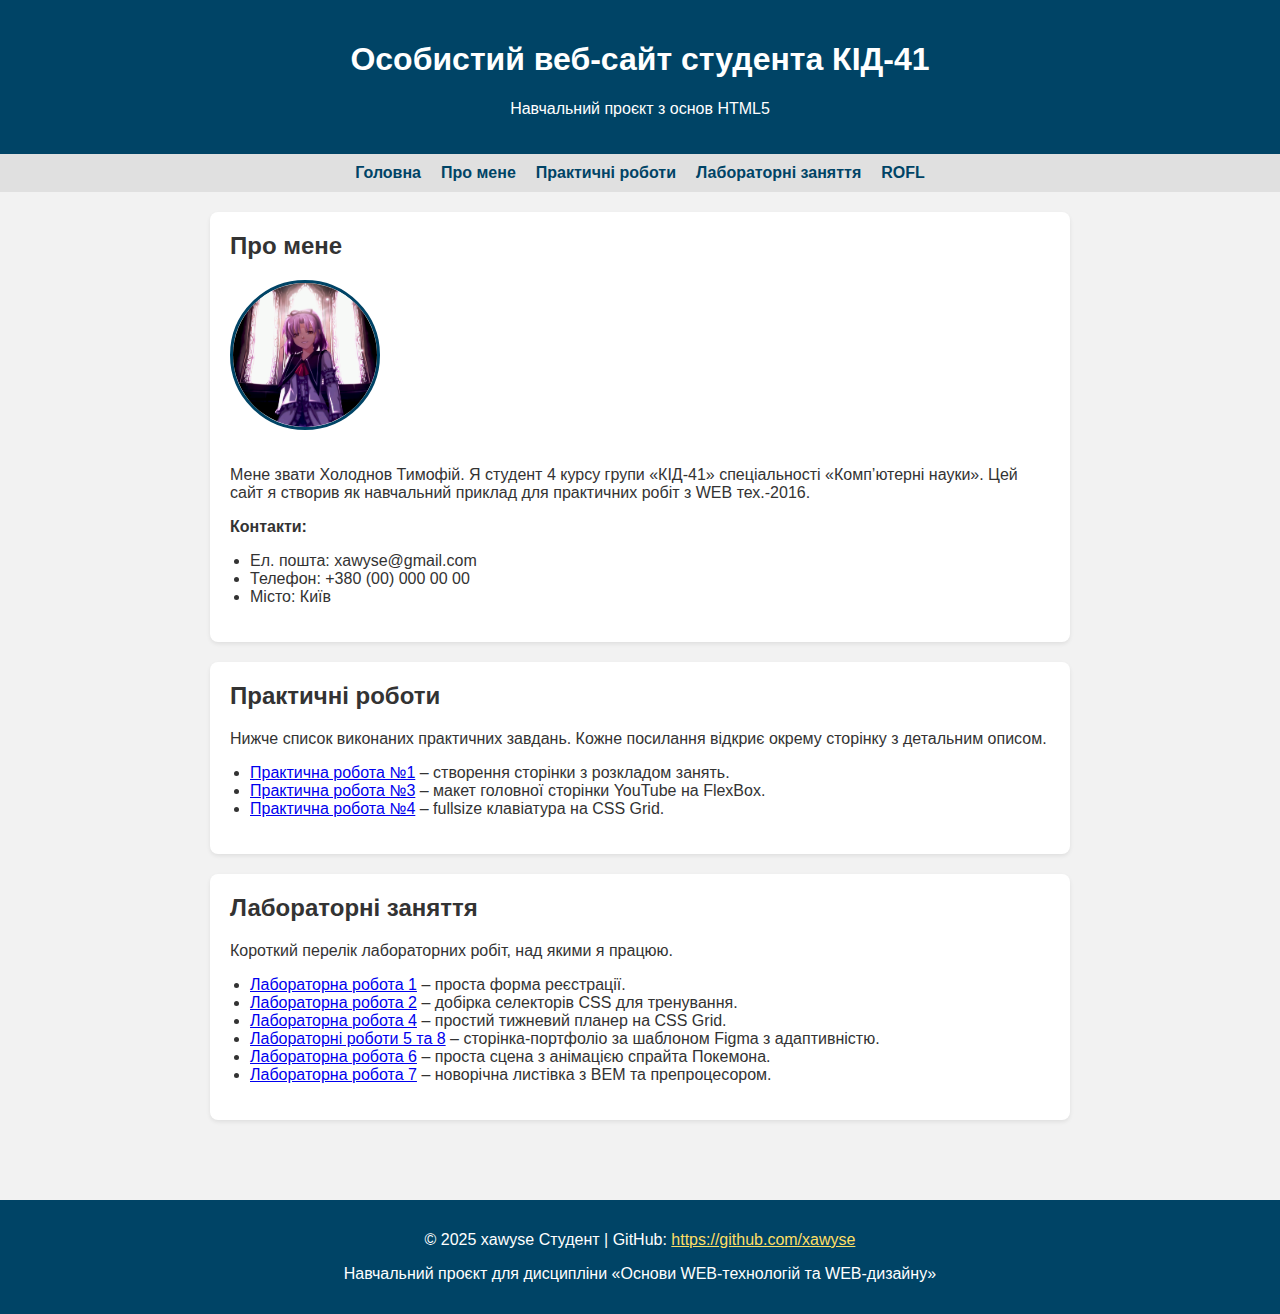
<file: index.html>
<!DOCTYPE html>
<html lang="uk">
<head>
    <meta charset="UTF-8">
    <meta name="viewport" content="width=device-width, initial-scale=1.0">
    <title>Особистий веб-сайт Студента</title>
    <link rel="stylesheet" href="assets/css/style.css">
</head>
<body>
    <header>
        <h1>Особистий веб-сайт студента КІД-41</h1>
        <p>Навчальний проєкт з основ HTML5</p>
    </header>

    <nav>
        <ul>
            <li><a href="index.html">Головна</a></li>
            <li><a href="pages/about.html">Про мене</a></li>
            <li><a href="pages/practices.html">Практичні роботи</a></li>
            <li><a href="pages/labs.html">Лабораторні заняття</a></li>
            <li class="nav-rofl"><a href="rofl.html">ROFL</a></li>
        </ul>
    </nav>

    <main>
        <section id="about">
            <h2>Про мене</h2>
            <div class="about-content">
                <img src="assets/images/image.png" alt="Фото студента">
                <div>
                    <p>Мене звати Холоднов Тимофій. Я студент 4 курсу групи «КІД-41» спеціальності «Комп’ютерні науки». Цей сайт я створив як навчальний приклад для практичних робіт з WEB тех.-2016.</p>
                    <p><strong>Контакти:</strong></p>
                    <ul class="simple-list">
                        <li>Ел. пошта: xawyse@gmail.com</li>
                        <li>Телефон: +380 (00) 000 00 00</li>
                        <li>Місто: Київ</li>
                    </ul>
                </div>
            </div>
        </section>

        <section id="practices">
            <h2>Практичні роботи</h2>
            <p>Нижче список виконаних практичних завдань. Кожне посилання відкриє окрему сторінку з детальним описом.</p>
            <ul class="simple-list">
                <li><a href="pages/practical1.html">Практична робота №1</a> – створення сторінки з розкладом занять.</li>
                <li><a href="practical3/index.html">Практична робота №3</a> – макет головної сторінки YouTube на FlexBox.</li>
                <li><a href="practical4/index.html">Практична робота №4</a> – fullsize клавіатура на CSS Grid.</li>
            </ul>
        </section>

        <section id="labs">
            <h2>Лабораторні заняття</h2>
            <p>Короткий перелік лабораторних робіт, над якими я працюю.</p>
            <ul class="simple-list">
                <li><a href="registration.html">Лабораторна робота 1</a> – проста форма реєстрації.</li>
                <li><a href="lab2.html">Лабораторна робота 2</a> – добірка селекторів CSS для тренування.</li>
                <li><a href="lab4/index.html">Лабораторна робота 4</a> – простий тижневий планер на CSS Grid.</li>
                <li><a href="lab5/index.html">Лабораторні роботи 5 та 8</a> – сторінка-портфоліо за шаблоном Figma з адаптивністю.</li>
                <li><a href="lab6/index.html">Лабораторна робота 6</a> – проста сцена з анімацією спрайта Покемона.</li>
                <li><a href="lab7/index.html">Лабораторна робота 7</a> – новорічна листівка з BEM та препроцесором.</li>
            </ul>
        </section>
    </main>

    <footer>
        <p>© 2025 xawyse Студент | GitHub: <a href="https://github.com/xawyse" style="color:#ffdf64;">https://github.com/xawyse</a></p>
        <p>Навчальний проєкт для дисципліни «Основи WEB-технологій та WEB-дизайну»</p>
    </footer>
</body>
</html>
</file>
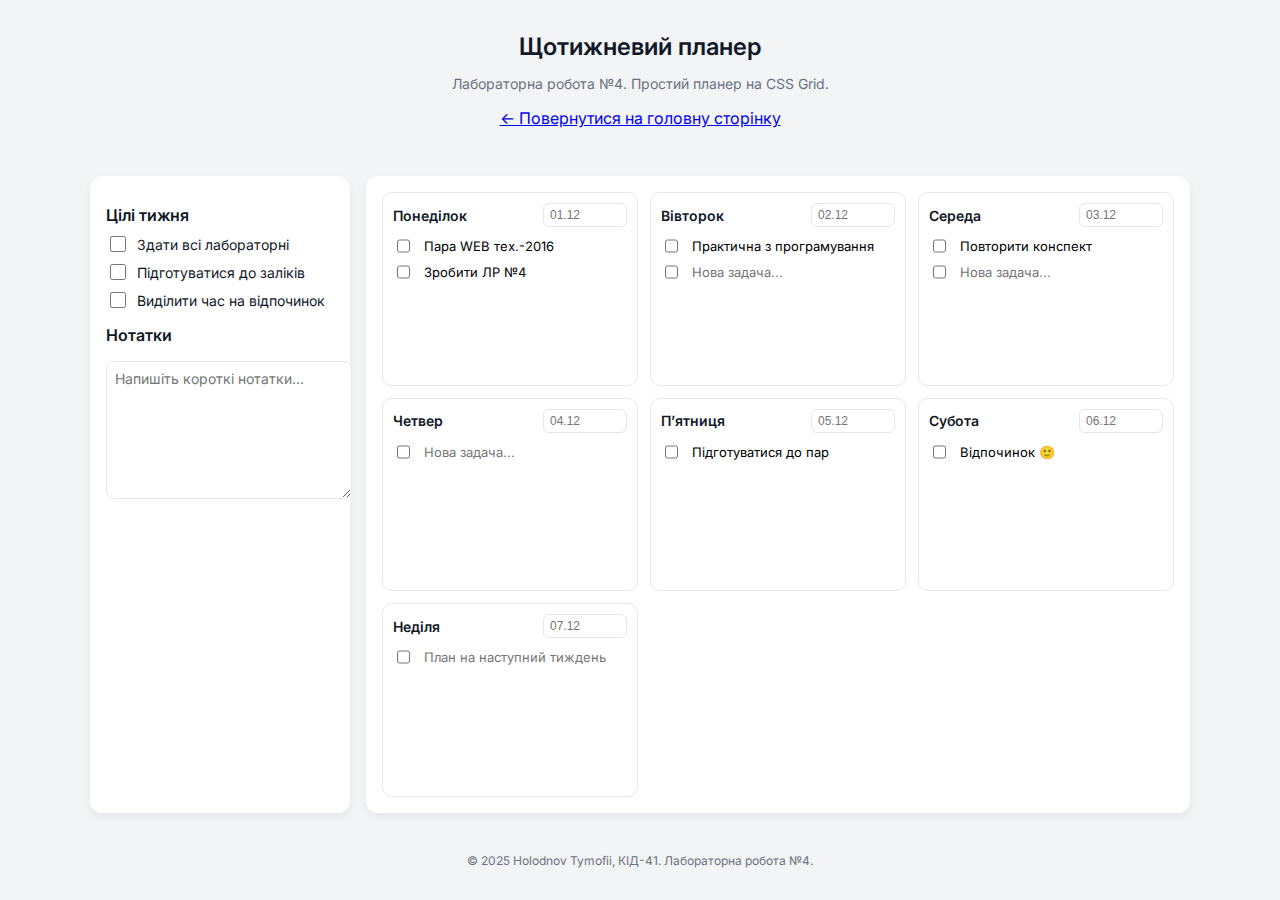
<file: lab4/index.html>
<!DOCTYPE html>
<html lang="uk">
<head>
    <meta charset="UTF-8">
    <meta name="viewport" content="width=device-width, initial-scale=1.0">
    <title>Лабораторна робота №4 — Планер</title>
    <link rel="stylesheet" href="style.css">
</head>
<body class="page">
    <header class="page__header header">
        <h1 class="header__title">Щотижневий планер</h1>
        <p class="header__subtitle">Лабораторна робота №4. Простий планер на CSS Grid.</p>
        <p><a href="../index.html">← Повернутися на головну сторінку</a></p>
    </header>

    <main class="page__main planner">
        <section class="planner__sidebar">
            <h2 class="planner__section-title">Цілі тижня</h2>
            <label class="planner__checkbox">
                <input type="checkbox">
                <span>Здати всі лабораторні</span>
            </label>
            <label class="planner__checkbox">
                <input type="checkbox">
                <span>Підготуватися до заліків</span>
            </label>
            <label class="planner__checkbox">
                <input type="checkbox">
                <span>Виділити час на відпочинок</span>
            </label>

            <h2 class="planner__section-title">Нотатки</h2>
            <textarea class="planner__notes" placeholder="Напишіть короткі нотатки..."></textarea>
        </section>

        <section class="planner__grid">
            <div class="planner__day">
                <div class="planner__day-header">
                    <span class="planner__day-name">Понеділок</span>
                    <input class="planner__day-date" type="text" placeholder="01.12">
                </div>
                <ul class="planner__tasks">
                    <li>
                        <label>
                            <input type="checkbox">
                            <input type="text" class="planner__task-input" value="Пара WEB тех.-2016">
                        </label>
                    </li>
                    <li>
                        <label>
                            <input type="checkbox">
                            <input type="text" class="planner__task-input" value="Зробити ЛР №4">
                        </label>
                    </li>
                </ul>
            </div>

            <div class="planner__day">
                <div class="planner__day-header">
                    <span class="planner__day-name">Вівторок</span>
                    <input class="planner__day-date" type="text" placeholder="02.12">
                </div>
                <ul class="planner__tasks">
                    <li>
                        <label>
                            <input type="checkbox">
                            <input type="text" class="planner__task-input" value="Практична з програмування">
                        </label>
                    </li>
                    <li>
                        <label>
                            <input type="checkbox">
                            <input type="text" class="planner__task-input" placeholder="Нова задача...">
                        </label>
                    </li>
                </ul>
            </div>

            <div class="planner__day">
                <div class="planner__day-header">
                    <span class="planner__day-name">Середа</span>
                    <input class="planner__day-date" type="text" placeholder="03.12">
                </div>
                <ul class="planner__tasks">
                    <li>
                        <label>
                            <input type="checkbox">
                            <input type="text" class="planner__task-input" value="Повторити конспект">
                        </label>
                    </li>
                    <li>
                        <label>
                            <input type="checkbox">
                            <input type="text" class="planner__task-input" placeholder="Нова задача...">
                        </label>
                    </li>
                </ul>
            </div>

            <div class="planner__day">
                <div class="planner__day-header">
                    <span class="planner__day-name">Четвер</span>
                    <input class="planner__day-date" type="text" placeholder="04.12">
                </div>
                <ul class="planner__tasks">
                    <li>
                        <label>
                            <input type="checkbox">
                            <input type="text" class="planner__task-input" placeholder="Нова задача...">
                        </label>
                    </li>
                </ul>
            </div>

            <div class="planner__day">
                <div class="planner__day-header">
                    <span class="planner__day-name">П’ятниця</span>
                    <input class="planner__day-date" type="text" placeholder="05.12">
                </div>
                <ul class="planner__tasks">
                    <li>
                        <label>
                            <input type="checkbox">
                            <input type="text" class="planner__task-input" value="Підготуватися до пар">
                        </label>
                    </li>
                </ul>
            </div>

            <div class="planner__day">
                <div class="planner__day-header">
                    <span class="planner__day-name">Субота</span>
                    <input class="planner__day-date" type="text" placeholder="06.12">
                </div>
                <ul class="planner__tasks">
                    <li>
                        <label>
                            <input type="checkbox">
                            <input type="text" class="planner__task-input" value="Відпочинок 🙂">
                        </label>
                    </li>
                </ul>
            </div>

            <div class="planner__day">
                <div class="planner__day-header">
                    <span class="planner__day-name">Неділя</span>
                    <input class="planner__day-date" type="text" placeholder="07.12">
                </div>
                <ul class="planner__tasks">
                    <li>
                        <label>
                            <input type="checkbox">
                            <input type="text" class="planner__task-input" placeholder="План на наступний тиждень">
                        </label>
                    </li>
                </ul>
            </div>
        </section>
    </main>

    <footer class="page__footer footer">
        <p class="footer__text">© 2025 Holodnov Tymofii, КІД-41. Лабораторна робота №4.</p>
    </footer>
</body>
</html>
</file>
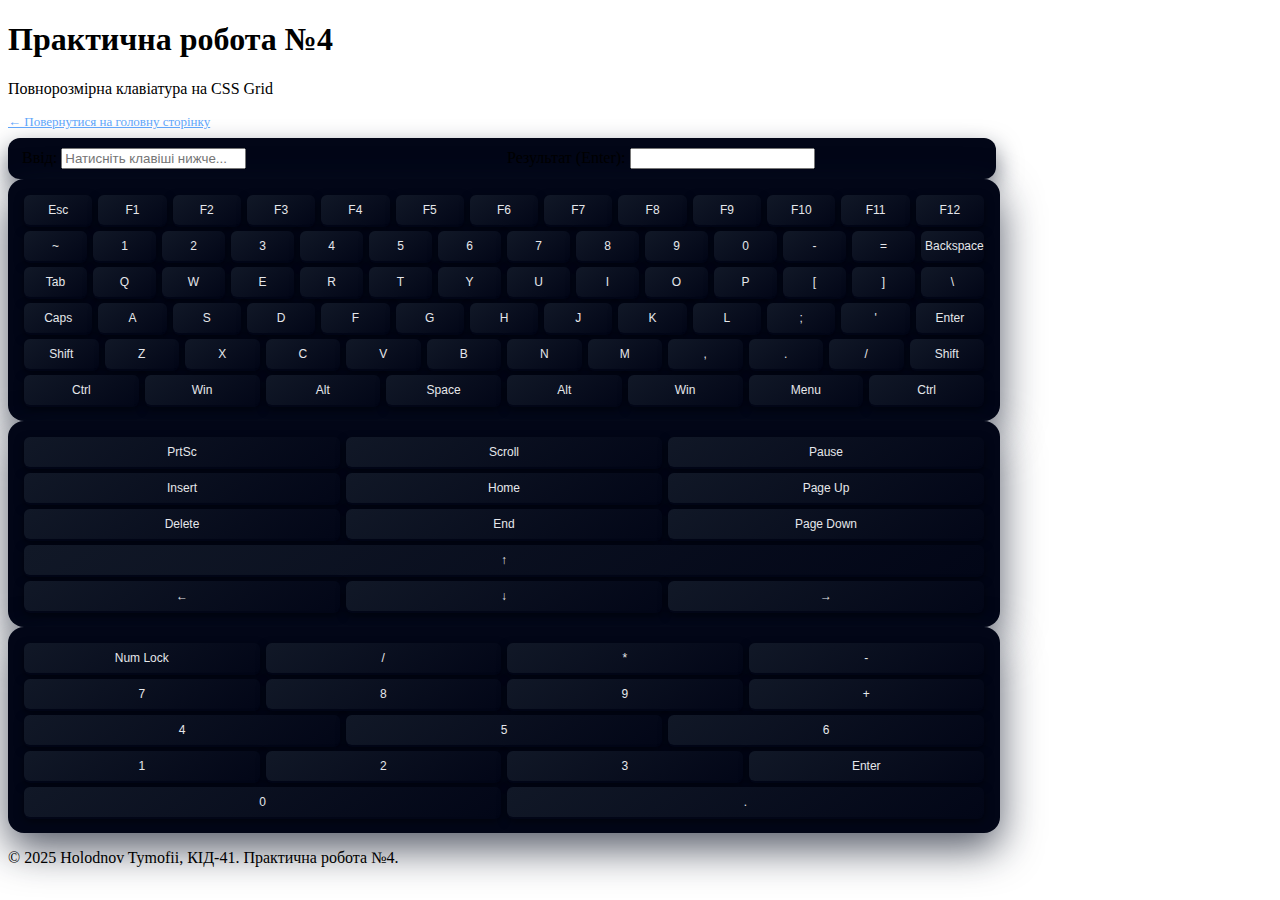
<file: practical4/index.html>
<!DOCTYPE html>
<html lang="uk">
<head>
    <meta charset="UTF-8">
    <meta name="viewport" content="width=device-width, initial-scale=1.0">
    <title>Практична робота №4 — Клавіатура</title>
    <link rel="stylesheet" href="style.css">
</head>
<body class="page">
    <header class="page__header header">
        <h1 class="header__title">Практична робота №4</h1>
        <p class="header__subtitle">Повнорозмірна клавіатура на CSS Grid</p>
    </header>

    <main class="page__main">
        <p style="margin-bottom:8px; font-size:13px;">
            <a href="../index.html" style="color:#60a5fa;">← Повернутися на головну сторінку</a>
        </p>
        <section class="keyboard-display">
            <div class="keyboard-display__field">
                <label for="kbd-input">Ввід:</label>
                <input id="kbd-input" type="text" class="keyboard-display__input" placeholder="Натисніть клавіші нижче...">
            </div>
            <div class="keyboard-display__field">
                <label for="kbd-result">Результат (Enter):</label>
                <input id="kbd-result" type="text" class="keyboard-display__input keyboard-display__input--result" readonly>
            </div>
        </section>

        <div class="keyboards-container">
            <section class="keyboard keyboard--main">
                <!-- Row 1 -->
                <div class="keyboard__row keyboard__row--top">
                    <button class="key key--small">Esc</button>
                    <button class="key key--small">F1</button>
                    <button class="key key--small">F2</button>
                    <button class="key key--small">F3</button>
                    <button class="key key--small">F4</button>
                    <button class="key key--small">F5</button>
                    <button class="key key--small">F6</button>
                    <button class="key key--small">F7</button>
                    <button class="key key--small">F8</button>
                    <button class="key key--small">F9</button>
                    <button class="key key--small">F10</button>
                    <button class="key key--small">F11</button>
                    <button class="key key--small">F12</button>
                </div>

                <!-- Row 2 -->
                <div class="keyboard__row">
                    <button class="key">~</button>
                    <button class="key">1</button>
                    <button class="key">2</button>
                    <button class="key">3</button>
                    <button class="key">4</button>
                    <button class="key">5</button>
                    <button class="key">6</button>
                    <button class="key">7</button>
                    <button class="key">8</button>
                    <button class="key">9</button>
                    <button class="key">0</button>
                    <button class="key">-</button>
                    <button class="key">=</button>
                    <button class="key key--wide">Backspace</button>
                </div>

                <!-- Row 3 -->
                <div class="keyboard__row">
                    <button class="key key--wide">Tab</button>
                    <button class="key">Q</button>
                    <button class="key">W</button>
                    <button class="key">E</button>
                    <button class="key">R</button>
                    <button class="key">T</button>
                    <button class="key">Y</button>
                    <button class="key">U</button>
                    <button class="key">I</button>
                    <button class="key">O</button>
                    <button class="key">P</button>
                    <button class="key">[</button>
                    <button class="key">]</button>
                    <button class="key key--medium">\</button>
                </div>

                <!-- Row 4 -->
                <div class="keyboard__row">
                    <button class="key key--wide">Caps</button>
                    <button class="key">A</button>
                    <button class="key">S</button>
                    <button class="key">D</button>
                    <button class="key">F</button>
                    <button class="key">G</button>
                    <button class="key">H</button>
                    <button class="key">J</button>
                    <button class="key">K</button>
                    <button class="key">L</button>
                    <button class="key">;</button>
                    <button class="key">'</button>
                    <button class="key key--wide">Enter</button>
                </div>

                <!-- Row 5 -->
                <div class="keyboard__row">
                    <button class="key key--wide">Shift</button>
                    <button class="key">Z</button>
                    <button class="key">X</button>
                    <button class="key">C</button>
                    <button class="key">V</button>
                    <button class="key">B</button>
                    <button class="key">N</button>
                    <button class="key">M</button>
                    <button class="key">,</button>
                    <button class="key">.</button>
                    <button class="key">/</button>
                    <button class="key key--wide">Shift</button>
                </div>

                <!-- Row 6 -->
                <div class="keyboard__row keyboard__row--bottom">
                    <button class="key key--medium">Ctrl</button>
                    <button class="key key--medium">Win</button>
                    <button class="key key--medium">Alt</button>
                    <button class="key key--space">Space</button>
                    <button class="key key--medium">Alt</button>
                    <button class="key key--medium">Win</button>
                    <button class="key key--medium">Menu</button>
                    <button class="key key--medium">Ctrl</button>
                </div>
            </section>

            <!-- Navigation Cluster (между основной клавиатурой и нумпадом) -->
            <section class="keyboard keyboard--nav">
                <div class="keyboard__row">
                    <button class="key key--small">PrtSc</button>
                    <button class="key key--small">Scroll</button>
                    <button class="key key--small">Pause</button>
                </div>
                <div class="keyboard__row">
                    <button class="key key--medium">Insert</button>
                    <button class="key key--medium">Home</button>
                    <button class="key key--medium">Page Up</button>
                </div>
                <div class="keyboard__row">
                    <button class="key key--medium">Delete</button>
                    <button class="key key--medium">End</button>
                    <button class="key key--medium">Page Down</button>
                </div>
                <div class="keyboard__row keyboard__row--arrows">
                    <button class="key key--arrow key--arrow-up">↑</button>
                </div>
                <div class="keyboard__row keyboard__row--arrows">
                    <button class="key key--arrow">←</button>
                    <button class="key key--arrow">↓</button>
                    <button class="key key--arrow">→</button>
                </div>
            </section>

                <!-- Нумпад -->
                <section class="keyboard keyboard--numpad">
                    <div class="keyboard__row">
                        <button class="key key--numpad">Num Lock</button>
                        <button class="key key--numpad">/</button>
                        <button class="key key--numpad">*</button>
                        <button class="key key--numpad">-</button>
                    </div>
                    <div class="keyboard__row">
                        <button class="key key--numpad">7</button>
                        <button class="key key--numpad">8</button>
                        <button class="key key--numpad">9</button>
                        <button class="key key--numpad key--numpad-tall">+</button>
                    </div>
                    <div class="keyboard__row">
                        <button class="key key--numpad">4</button>
                        <button class="key key--numpad">5</button>
                        <button class="key key--numpad">6</button>
                    </div>
                    <div class="keyboard__row">
                        <button class="key key--numpad">1</button>
                        <button class="key key--numpad">2</button>
                        <button class="key key--numpad">3</button>
                        <button class="key key--numpad key--numpad-tall">Enter</button>
                    </div>
                    <div class="keyboard__row">
                        <button class="key key--numpad key--numpad-wide">0</button>
                        <button class="key key--numpad">.</button>
                    </div>
                </section>
        </div>
    </main>

    <footer class="page__footer footer">
        <p class="footer__text">© 2025 Holodnov Tymofii, КІД-41. Практична робота №4.</p>
    </footer>

    <script src="script.js"></script>
</body>
</html>
</file>
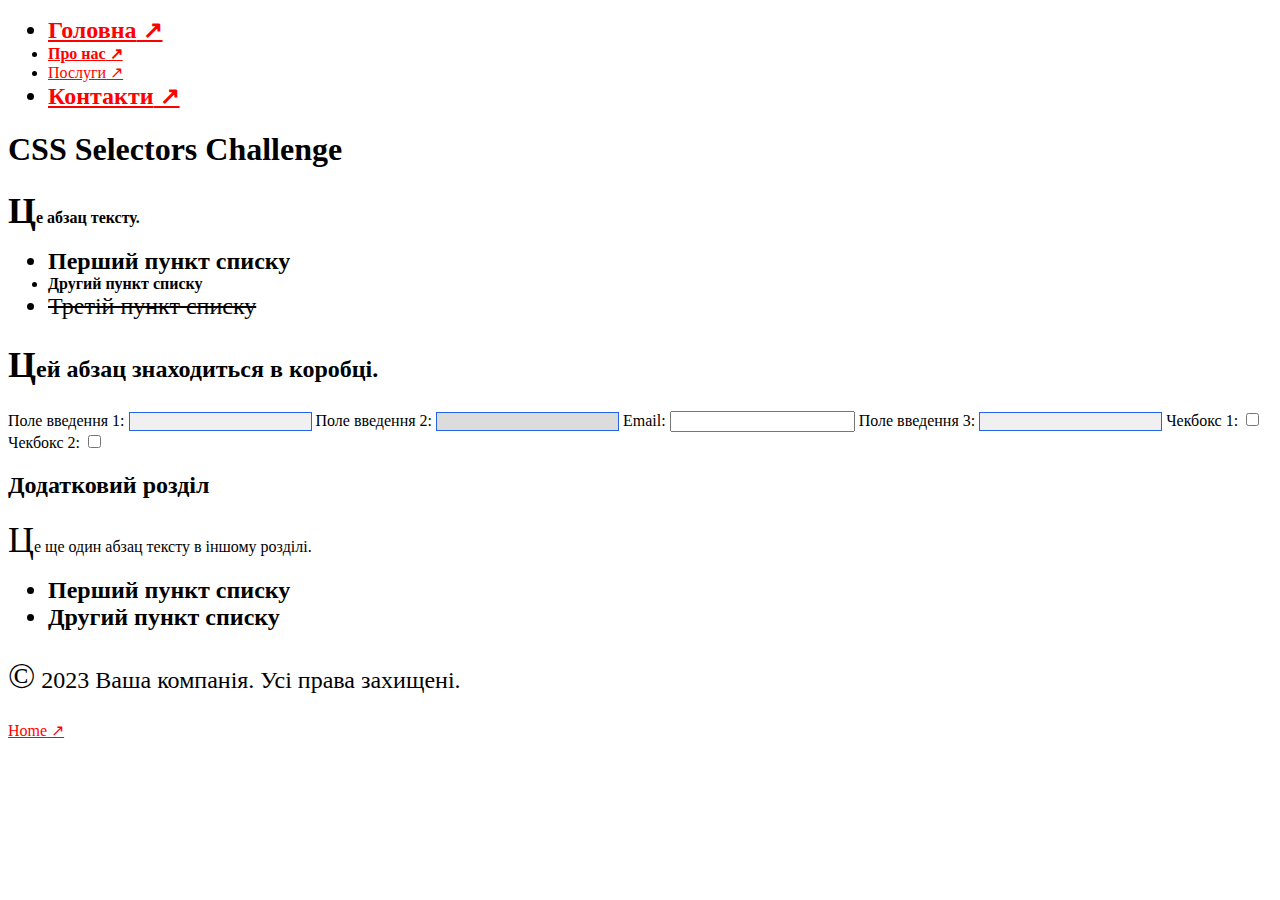
<file: lab2.html>
<!DOCTYPE html>
<html lang="en">
<head>
    <meta charset="UTF-8">
    <meta name="viewport" content="width=device-width, initial-scale=1.0">
    <link rel="stylesheet" href="lab2.css">
    <title>CSS Selectors Challenge</title>
</head>
<body>
    <header>
        <nav>
            <ul>
                <li><a href="#">Головна</a></li>
                <li><a href="https://example.com">Про нас</a></li>
                <li><a href="#">Послуги</a></li>
                <li><a href="http://notrealsite.ua">Контакти</a></li>
            </ul>
        </nav>
    </header>
    <div class="container">
        <h1>CSS Selectors Challenge</h1>
        <p>Це абзац тексту.</p>
        <ul>
            <li>Перший пункт списку</li>
            <li class="special">Другий пункт списку</li>
            <li>Третій пункт списку</li>
        </ul>
        <div class="box">
            <p>Цей абзац знаходиться в коробці.</p>
        </div>
        <form>
            <label for="input1">Поле введення 1:</label>
            <input type="text" id="input1">
            <label for="input2">Поле введення 2:</label>
            <input type="text" id="input2" disabled>
            <label for="email1">Email:</label>
            <input type="email" id="email1">
            <label for="input3">Поле введення 3:</label>
            <input type="text" id="input3">
            <label for="check1">Чекбокс 1:</label>
            <input type="checkbox" id="check1">
            <label for="check2">Чекбокс 2:</label>
            <input type="checkbox" id="check2">
        </form>
    </div>
    <section>
        <h2>Додатковий розділ</h2>
        <p>Це ще один абзац тексту в іншому розділі.</p>
        <ul>
            <li>Перший пункт списку</li>
            <li>Другий пункт списку</li>
        </ul>
    </section>
    <footer>
        <p>&copy; 2023 Ваша компанія. Усі права захищені.</p>
        <a href="#">Home</a>
    </footer>
</body>
</html>
</file>
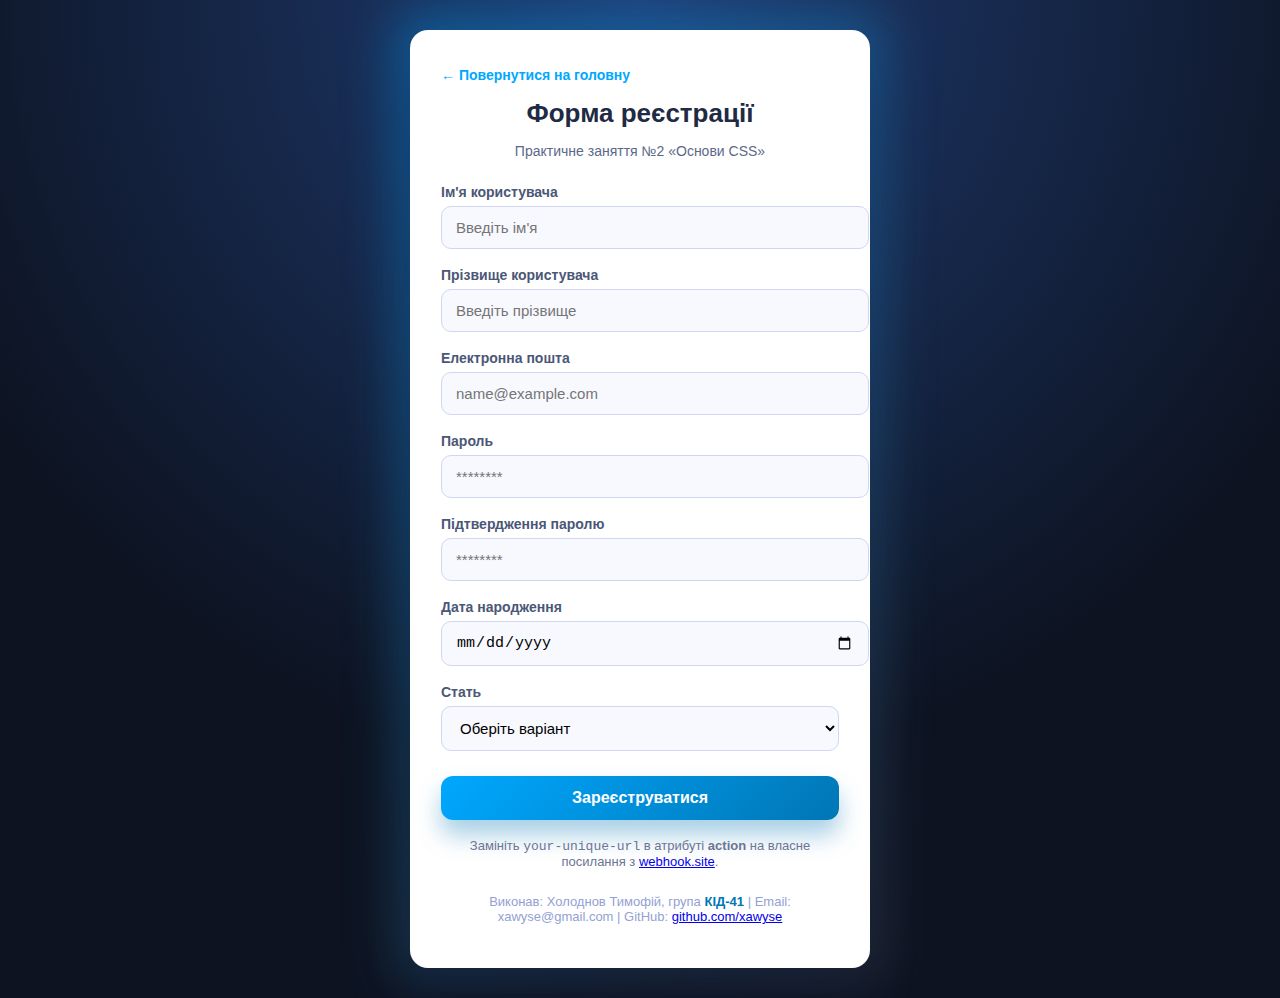
<file: registration.html>
<!DOCTYPE html>
<html lang="uk">
<head>
    <meta charset="UTF-8">
    <meta name="viewport" content="width=device-width, initial-scale=1.0">
    <title>Форма реєстрації</title>
    <style>
        :root {
            --accent: #00a8ff;
            --accent-dark: #0076b5;
            --bg: #0d1321;
            --card-bg: #ffffff;
            --text: #1f2a44;
        }
        body {
            font-family: "Segoe UI", Arial, sans-serif;
            min-height: 100vh;
            margin: 0;
            background: radial-gradient(circle at top, #1f3c73, #0d1321 65%);
            display: flex;
            align-items: center;
            justify-content: center;
            padding: 30px 15px;
            color: var(--text);
        }
        .form-wrapper {
            width: min(460px, 100%);
            position: relative;
        }
        .form-wrapper::before {
            content: "";
            position: absolute;
            inset: -15px;
            border-radius: 20px;
            background: linear-gradient(135deg, rgba(0,168,255,0.4), rgba(255,255,255,0.1));
            filter: blur(25px);
            z-index: 0;
        }
        .form-card {
            position: relative;
            z-index: 1;
            background: var(--card-bg);
            border-radius: 18px;
            padding: 35px 30px 30px;
            box-shadow: 0 25px 45px rgba(6, 15, 51, 0.25);
            border: 1px solid rgba(255, 255, 255, 0.2);
        }
        .back-link {
            display: inline-flex;
            align-items: center;
            gap: 6px;
            margin-bottom: 15px;
            color: var(--accent);
            text-decoration: none;
            font-size: 14px;
            font-weight: 600;
        }
        .back-link:hover {
            color: var(--accent-dark);
        }
        h1 {
            margin: 0 0 8px;
            text-align: center;
            font-size: 26px;
            color: var(--text);
        }
        .subtitle {
            text-align: center;
            margin-bottom: 25px;
            color: #5c688a;
            font-size: 14px;
        }
        .form-group {
            margin-bottom: 18px;
            display: flex;
            flex-direction: column;
        }
        label {
            margin-bottom: 6px;
            font-size: 14px;
            font-weight: 600;
            color: #4b5776;
        }
        input,
        select {
            width: 100%;
            padding: 12px 14px;
            border: 1px solid #cfd7f2;
            border-radius: 10px;
            font-size: 15px;
            transition: 0.2s ease;
            background: #f8f9ff;
        }
        input:focus,
        select:focus {
            outline: none;
            border-color: var(--accent);
            box-shadow: 0 0 0 3px rgba(0, 168, 255, 0.15);
            background: #ffffff;
        }
        .form-actions {
            margin-top: 25px;
        }
        .btn-submit {
            width: 100%;
            padding: 13px;
            border: none;
            border-radius: 12px;
            background: linear-gradient(135deg, var(--accent), var(--accent-dark));
            color: white;
            font-size: 16px;
            font-weight: 600;
            cursor: pointer;
            box-shadow: 0 15px 25px rgba(0, 118, 181, 0.35);
            transition: transform 0.2s ease, box-shadow 0.2s ease;
        }
        .btn-submit:hover {
            transform: translateY(-2px);
            box-shadow: 0 18px 28px rgba(0, 118, 181, 0.45);
        }
        .note {
            text-align: center;
            font-size: 13px;
            color: #6b7595;
            margin-top: 18px;
        }
        .footer-info {
            text-align: center;
            margin-top: 25px;
            font-size: 13px;
            color: #93a1d3;
        }
        .footer-info strong {
            color: var(--accent-dark);
        }
        @media (max-width: 480px) {
            .form-card {
                padding: 25px 20px 25px;
            }
        }
    </style>
</head>
<body>
    <div class="form-wrapper">
        <div class="form-card">
            <a href="index.html" class="back-link">← Повернутися на головну</a>
            <h1>Форма реєстрації</h1>
            <p class="subtitle">Практичне заняття №2 «Основи CSS»</p>

            <form action="https://webhook.site/your-unique-url" method="post">
                <div class="form-group">
                    <label for="first_name">Ім'я користувача</label>
                    <input type="text" id="first_name" name="first_name" placeholder="Введіть ім'я" required>
                </div>
                
                <div class="form-group">
                    <label for="last_name">Прізвище користувача</label>
                    <input type="text" id="last_name" name="last_name" placeholder="Введіть прізвище" required>
                </div>
                
                <div class="form-group">
                    <label for="email">Електронна пошта</label>
                    <input type="email" id="email" name="email" placeholder="name@example.com" required>
                </div>
                
                <div class="form-group">
                    <label for="password">Пароль</label>
                    <input type="password" id="password" name="password" placeholder="********" required>
                </div>
                
                <div class="form-group">
                    <label for="confirm_password">Підтвердження паролю</label>
                    <input type="password" id="confirm_password" name="confirm_password" placeholder="********" required>
                </div>
                
                <div class="form-group">
                    <label for="birthdate">Дата народження</label>
                    <input type="date" id="birthdate" name="birthdate">
                </div>
                
                <div class="form-group">
                    <label for="gender">Стать</label>
                    <select id="gender" name="gender">
                        <option value="">Оберіть варіант</option>
                        <option value="male">Чоловіча</option>
                        <option value="female">Жіноча</option>
                        <option value="other">Інша</option>
                    </select>
                </div>
                
                <div class="form-actions">
                    <button type="submit" class="btn-submit">Зареєструватися</button>
                </div>
            </form>

            <p class="note">
                Замініть <code>your-unique-url</code> в атрибуті <strong>action</strong> на власне посилання з
                <a href="https://webhook.site/" target="_blank">webhook.site</a>.
            </p>

            <p class="footer-info">
                Виконав: Холоднов Тимофій, група <strong>КІД-41</strong> | Email: xawyse@gmail.com | GitHub: <a href="https://github.com/xawyse" target="_blank">github.com/xawyse</a>
            </p>
        </div>
    </div>
</body>
</html>
</file>
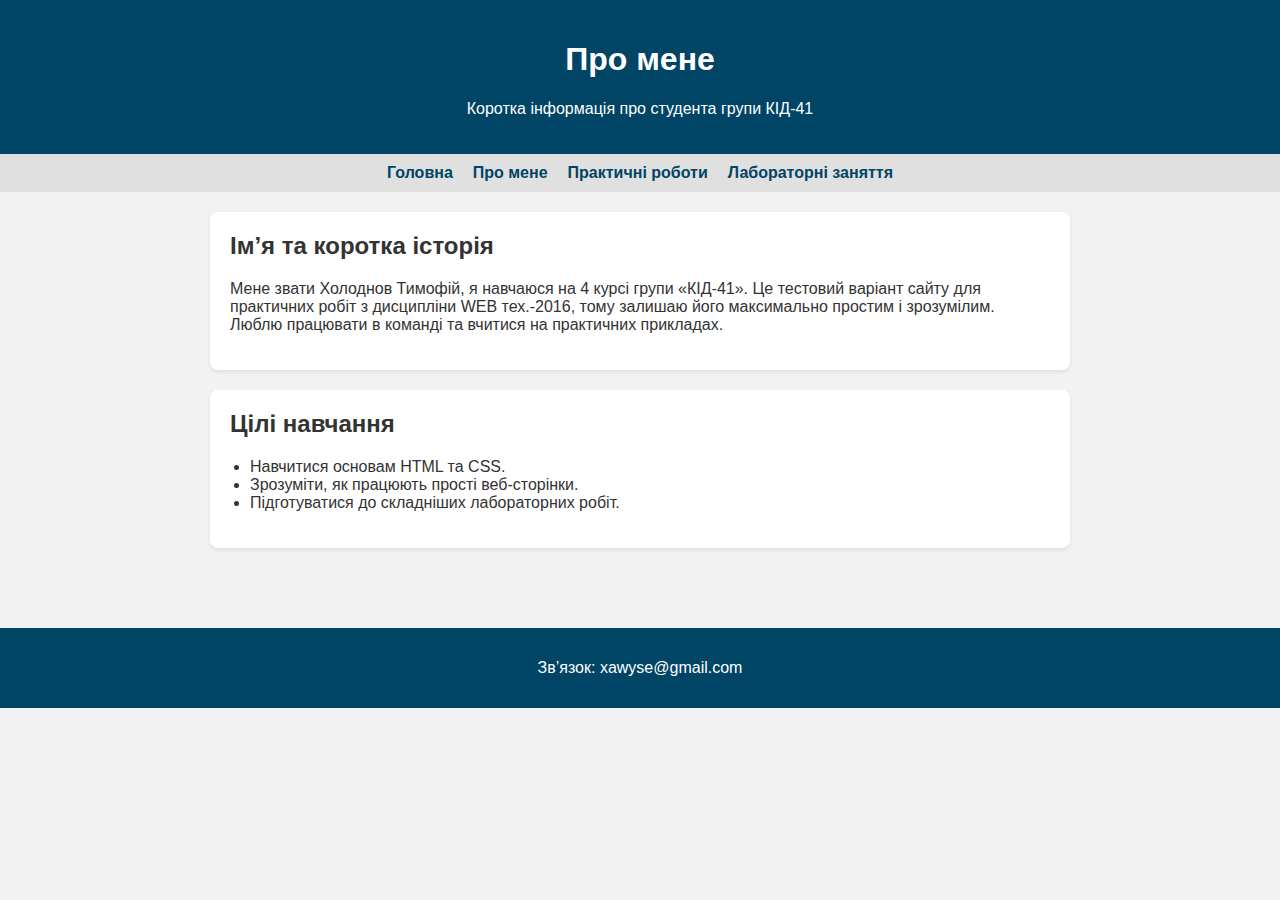
<file: pages/about.html>
<!DOCTYPE html>
<html lang="uk">
<head>
    <meta charset="UTF-8">
    <meta name="viewport" content="width=device-width, initial-scale=1.0">
    <title>Про мене</title>
    <link rel="stylesheet" href="../assets/css/style.css">
</head>
<body>
    <header>
        <h1>Про мене</h1>
        <p>Коротка інформація про студента групи КІД-41</p>
    </header>

    <nav>
        <ul>
            <li><a href="../index.html">Головна</a></li>
            <li><a href="about.html">Про мене</a></li>
            <li><a href="practices.html">Практичні роботи</a></li>
            <li><a href="labs.html">Лабораторні заняття</a></li>
        </ul>
    </nav>

    <main>
        <section>
            <h2>Ім’я та коротка історія</h2>
            <p>Мене звати Холоднов Тимофій, я навчаюся на 4 курсі групи «КІД-41». Це тестовий варіант сайту для практичних робіт з дисципліни WEB тех.-2016, тому залишаю його максимально простим і зрозумілим. Люблю працювати в команді та вчитися на практичних прикладах.</p>
        </section>
        <section>
            <h2>Цілі навчання</h2>
            <ul class="simple-list">
                <li>Навчитися основам HTML та CSS.</li>
                <li>Зрозуміти, як працюють прості веб-сторінки.</li>
                <li>Підготуватися до складніших лабораторних робіт.</li>
            </ul>
        </section>
    </main>

    <footer>
        <p>Зв’язок: xawyse@gmail.com</p>
    </footer>
</body>
</html>
</file>
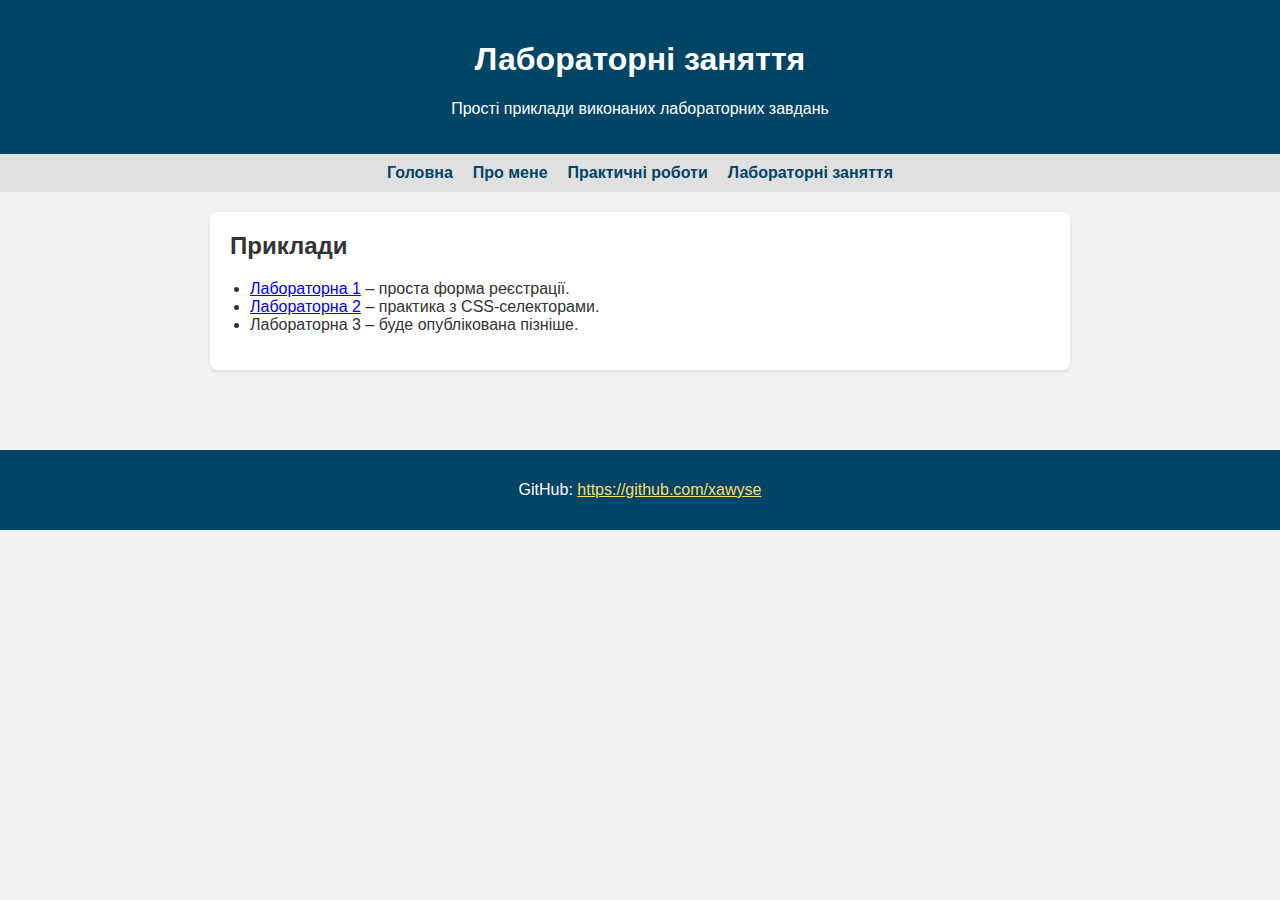
<file: pages/labs.html>
<!DOCTYPE html>
<html lang="uk">
<head>
    <meta charset="UTF-8">
    <meta name="viewport" content="width=device-width, initial-scale=1.0">
    <title>Лабораторні заняття</title>
    <link rel="stylesheet" href="../assets/css/style.css">
</head>
<body>
    <header>
        <h1>Лабораторні заняття</h1>
        <p>Прості приклади виконаних лабораторних завдань</p>
    </header>

    <nav>
        <ul>
            <li><a href="../index.html">Головна</a></li>
            <li><a href="about.html">Про мене</a></li>
            <li><a href="practices.html">Практичні роботи</a></li>
            <li><a href="labs.html">Лабораторні заняття</a></li>
        </ul>
    </nav>

    <main>
        <section>
            <h2>Приклади</h2>
            <ul class="simple-list">
                <li><a href="../registration.html">Лабораторна 1</a> – проста форма реєстрації.</li>
                <li><a href="../lab2.html">Лабораторна 2</a> – практика з CSS-селекторами.</li>
                <li>Лабораторна 3 – буде опублікована пізніше.</li>
            </ul>
        </section>
    </main>

    <footer>
        <p>GitHub: <a href="https://github.com/xawyse" style="color:#ffdf64;">https://github.com/xawyse</a></p>
    </footer>
</body>
</html>
</file>
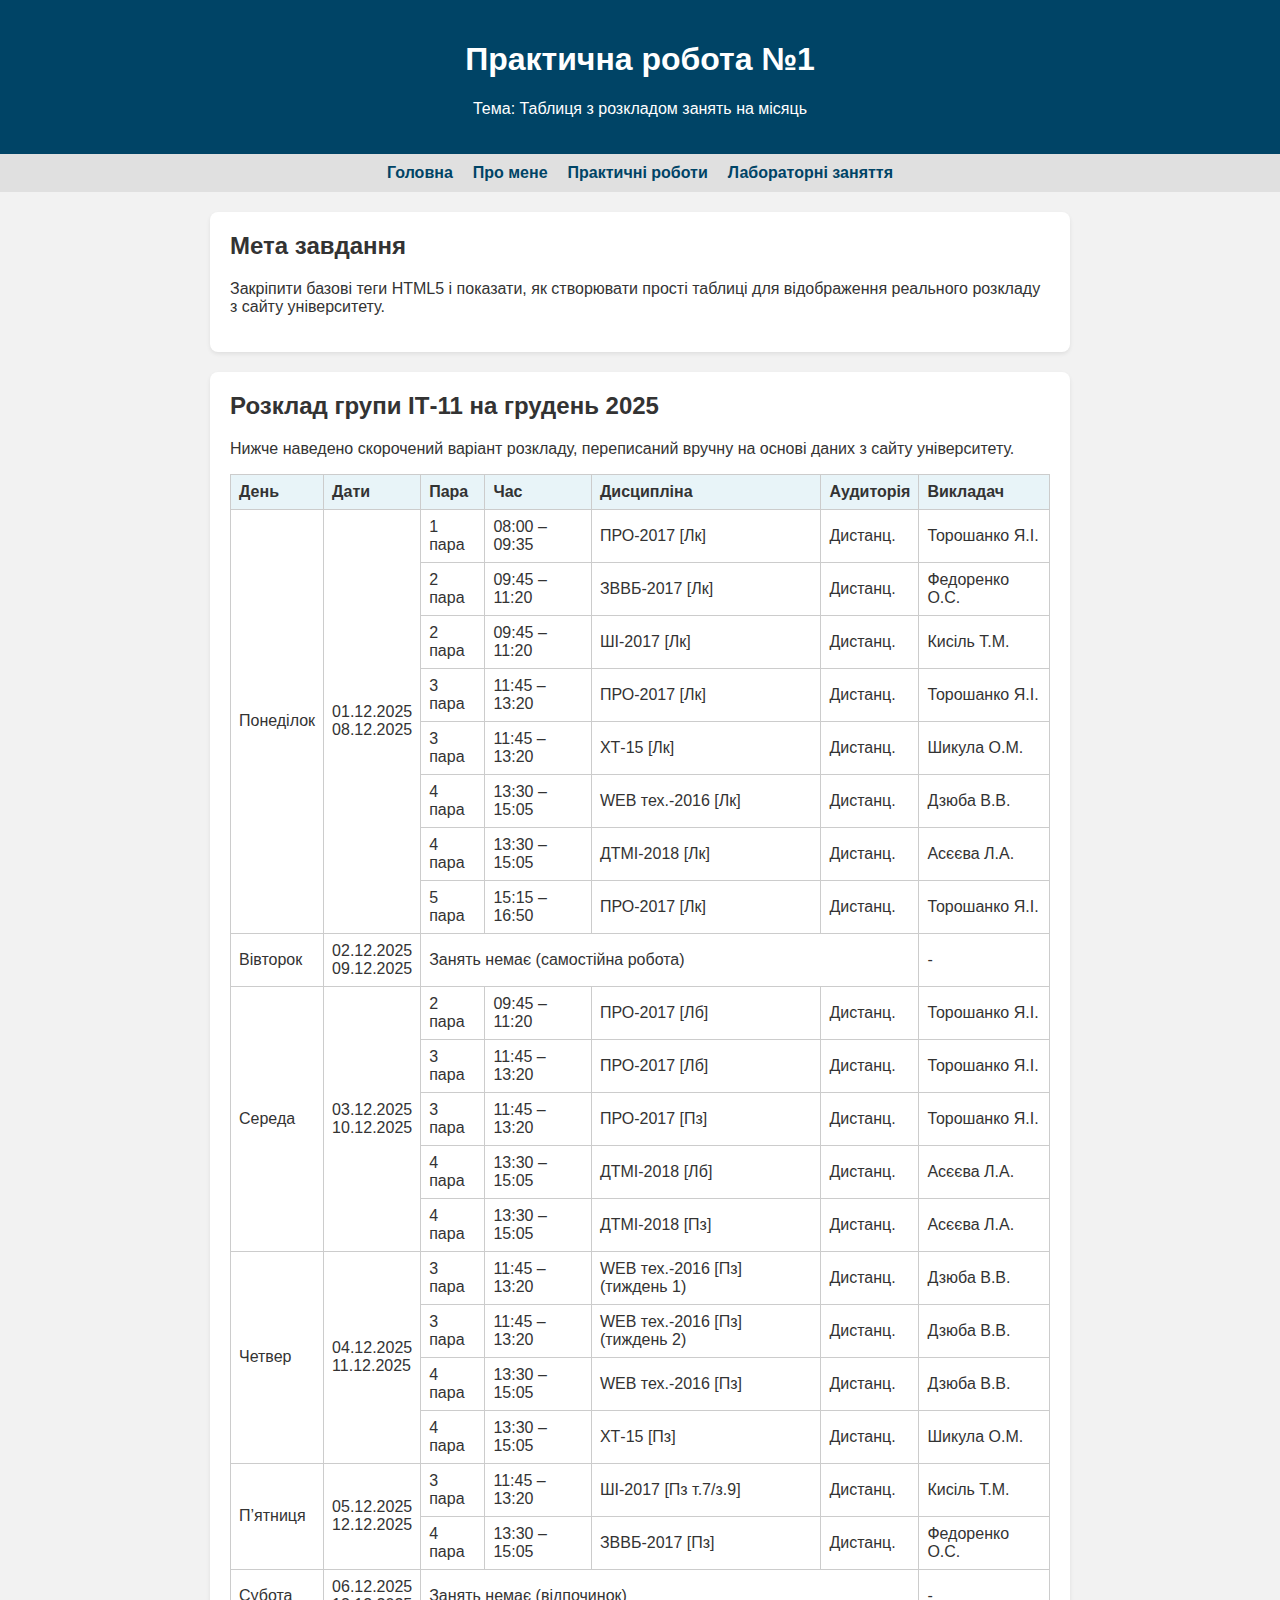
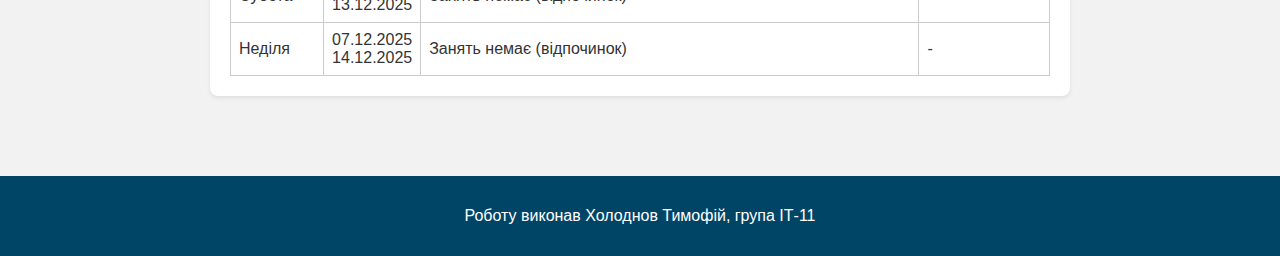
<file: pages/practical1.html>
<!DOCTYPE html>
<html lang="uk">
<head>
    <meta charset="UTF-8">
    <meta name="viewport" content="width=device-width, initial-scale=1.0">
    <title>Практична робота №1</title>
    <link rel="stylesheet" href="../assets/css/style.css">
</head>
<body>
    <header>
        <h1>Практична робота №1</h1>
        <p>Тема: Таблиця з розкладом занять на місяць</p>
    </header>

    <nav>
        <ul>
            <li><a href="../index.html">Головна</a></li>
            <li><a href="about.html">Про мене</a></li>
            <li><a href="practices.html">Практичні роботи</a></li>
            <li><a href="labs.html">Лабораторні заняття</a></li>
        </ul>
    </nav>

    <main>
        <section>
            <h2>Мета завдання</h2>
            <p>Закріпити базові теги HTML5 і показати, як створювати прості таблиці для відображення реального розкладу з сайту університету.</p>
        </section>

        <section>
            <h2>Розклад групи ІТ-11 на грудень 2025</h2>
            <p>Нижче наведено скорочений варіант розкладу, переписаний вручну на основі даних з сайту університету.</p>
            <table>
                <thead>
                    <tr>
                        <th>День</th>
                        <th>Дати</th>
                        <th>Пара</th>
                        <th>Час</th>
                        <th>Дисципліна</th>
                        <th>Аудиторія</th>
                        <th>Викладач</th>
                    </tr>
                </thead>
                <tbody>
                    <tr>
                        <td rowspan="8">Понеділок</td>
                        <td rowspan="8">01.12.2025 <br> 08.12.2025</td>
                        <td>1 пара</td>
                        <td>08:00 – 09:35</td>
                        <td>ПРО-2017 [Лк]</td>
                        <td>Дистанц.</td>
                        <td>Торошанко Я.І.</td>
                    </tr>
                    <tr>
                        <td>2 пара</td>
                        <td>09:45 – 11:20</td>
                        <td>ЗВВБ-2017 [Лк]</td>
                        <td>Дистанц.</td>
                        <td>Федоренко О.С.</td>
                    </tr>
                    <tr>
                        <td>2 пара</td>
                        <td>09:45 – 11:20</td>
                        <td>ШІ-2017 [Лк]</td>
                        <td>Дистанц.</td>
                        <td>Кисіль Т.М.</td>
                    </tr>
                    <tr>
                        <td>3 пара</td>
                        <td>11:45 – 13:20</td>
                        <td>ПРО-2017 [Лк]</td>
                        <td>Дистанц.</td>
                        <td>Торошанко Я.І.</td>
                    </tr>
                    <tr>
                        <td>3 пара</td>
                        <td>11:45 – 13:20</td>
                        <td>ХТ-15 [Лк]</td>
                        <td>Дистанц.</td>
                        <td>Шикула О.М.</td>
                    </tr>
                    <tr>
                        <td>4 пара</td>
                        <td>13:30 – 15:05</td>
                        <td>WEB тех.-2016 [Лк]</td>
                        <td>Дистанц.</td>
                        <td>Дзюба В.В.</td>
                    </tr>
                    <tr>
                        <td>4 пара</td>
                        <td>13:30 – 15:05</td>
                        <td>ДТМІ-2018 [Лк]</td>
                        <td>Дистанц.</td>
                        <td>Асєєва Л.А.</td>
                    </tr>
                    <tr>
                        <td>5 пара</td>
                        <td>15:15 – 16:50</td>
                        <td>ПРО-2017 [Лк]</td>
                        <td>Дистанц.</td>
                        <td>Торошанко Я.І.</td>
                    </tr>

                    <tr>
                        <td>Вівторок</td>
                        <td>02.12.2025 <br> 09.12.2025</td>
                        <td colspan="4">Занять немає (самостійна робота)</td>
                        <td>-</td>
                    </tr>

                    <tr>
                        <td rowspan="5">Середа</td>
                        <td rowspan="5">03.12.2025 <br> 10.12.2025</td>
                        <td>2 пара</td>
                        <td>09:45 – 11:20</td>
                        <td>ПРО-2017 [Лб]</td>
                        <td>Дистанц.</td>
                        <td>Торошанко Я.І.</td>
                    </tr>
                    <tr>
                        <td>3 пара</td>
                        <td>11:45 – 13:20</td>
                        <td>ПРО-2017 [Лб]</td>
                        <td>Дистанц.</td>
                        <td>Торошанко Я.І.</td>
                    </tr>
                    <tr>
                        <td>3 пара</td>
                        <td>11:45 – 13:20</td>
                        <td>ПРО-2017 [Пз]</td>
                        <td>Дистанц.</td>
                        <td>Торошанко Я.І.</td>
                    </tr>
                    <tr>
                        <td>4 пара</td>
                        <td>13:30 – 15:05</td>
                        <td>ДТМІ-2018 [Лб]</td>
                        <td>Дистанц.</td>
                        <td>Асєєва Л.А.</td>
                    </tr>
                    <tr>
                        <td>4 пара</td>
                        <td>13:30 – 15:05</td>
                        <td>ДТМІ-2018 [Пз]</td>
                        <td>Дистанц.</td>
                        <td>Асєєва Л.А.</td>
                    </tr>

                    <tr>
                        <td rowspan="4">Четвер</td>
                        <td rowspan="4">04.12.2025 <br> 11.12.2025</td>
                        <td>3 пара</td>
                        <td>11:45 – 13:20</td>
                        <td>WEB тех.-2016 [Пз] (тиждень 1)</td>
                        <td>Дистанц.</td>
                        <td>Дзюба В.В.</td>
                    </tr>
                    <tr>
                        <td>3 пара</td>
                        <td>11:45 – 13:20</td>
                        <td>WEB тех.-2016 [Пз] (тиждень 2)</td>
                        <td>Дистанц.</td>
                        <td>Дзюба В.В.</td>
                    </tr>
                    <tr>
                        <td>4 пара</td>
                        <td>13:30 – 15:05</td>
                        <td>WEB тех.-2016 [Пз]</td>
                        <td>Дистанц.</td>
                        <td>Дзюба В.В.</td>
                    </tr>
                    <tr>
                        <td>4 пара</td>
                        <td>13:30 – 15:05</td>
                        <td>ХТ-15 [Пз]</td>
                        <td>Дистанц.</td>
                        <td>Шикула О.М.</td>
                    </tr>

                    <tr>
                        <td rowspan="2">П’ятниця</td>
                        <td rowspan="2">05.12.2025 <br> 12.12.2025</td>
                        <td>3 пара</td>
                        <td>11:45 – 13:20</td>
                        <td>ШІ-2017 [Пз т.7/з.9]</td>
                        <td>Дистанц.</td>
                        <td>Кисіль Т.М.</td>
                    </tr>
                    <tr>
                        <td>4 пара</td>
                        <td>13:30 – 15:05</td>
                        <td>ЗВВБ-2017 [Пз]</td>
                        <td>Дистанц.</td>
                        <td>Федоренко О.С.</td>
                    </tr>

                    <tr>
                        <td>Субота</td>
                        <td>06.12.2025 <br> 13.12.2025</td>
                        <td colspan="4">Занять немає (відпочинок)</td>
                        <td>-</td>
                    </tr>
                    <tr>
                        <td>Неділя</td>
                        <td>07.12.2025 <br> 14.12.2025</td>
                        <td colspan="4">Занять немає (відпочинок)</td>
                        <td>-</td>
                    </tr>
                </tbody>
            </table>
        </section>
    </main>

    <footer>
        <p>Роботу виконав Холоднов Тимофій, група ІТ-11</p>
    </footer>
</body>
</html>
</file>
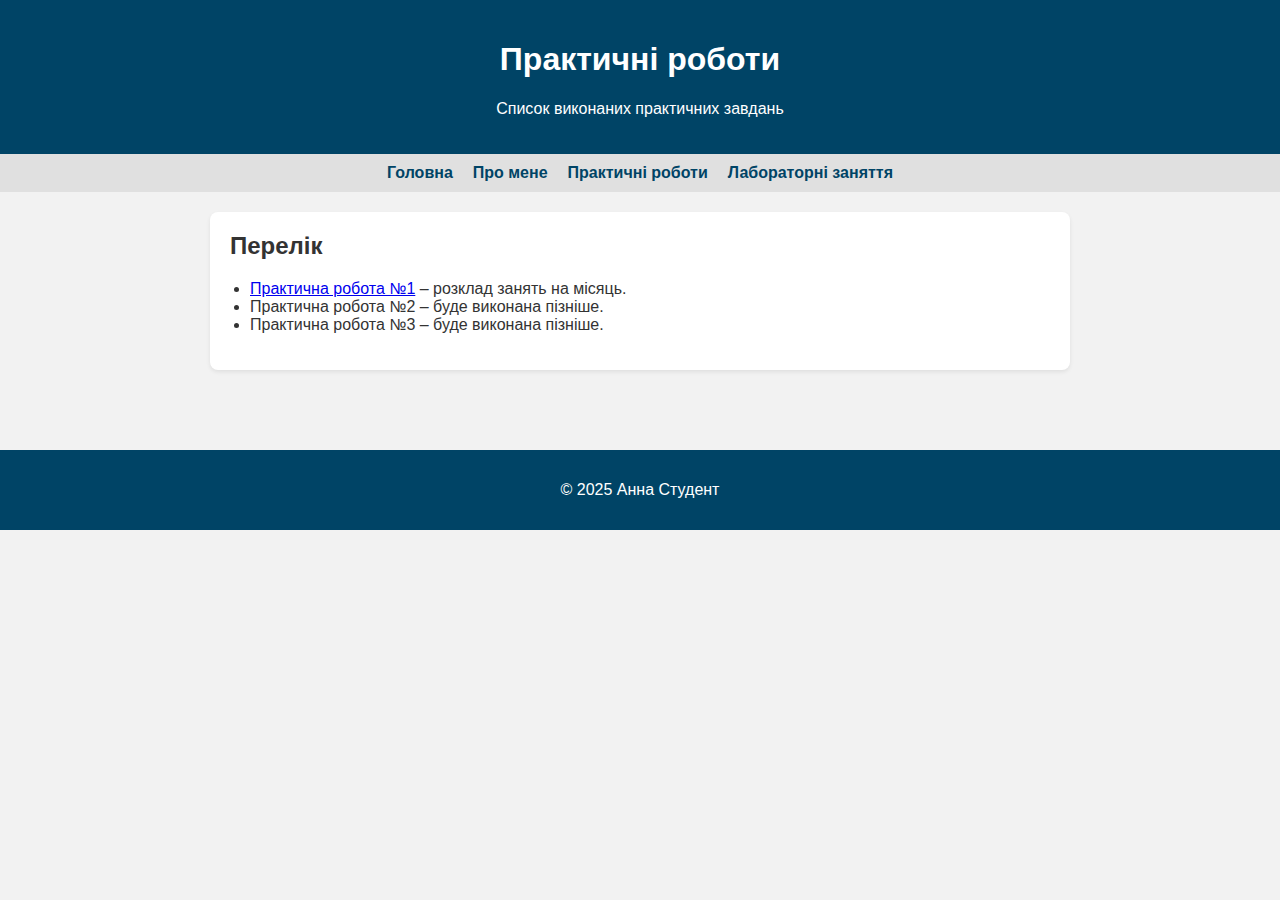
<file: pages/practices.html>
<!DOCTYPE html>
<html lang="uk">
<head>
    <meta charset="UTF-8">
    <meta name="viewport" content="width=device-width, initial-scale=1.0">
    <title>Практичні роботи</title>
    <link rel="stylesheet" href="../assets/css/style.css">
</head>
<body>
    <header>
        <h1>Практичні роботи</h1>
        <p>Список виконаних практичних завдань</p>
    </header>

    <nav>
        <ul>
            <li><a href="../index.html">Головна</a></li>
            <li><a href="about.html">Про мене</a></li>
            <li><a href="practices.html">Практичні роботи</a></li>
            <li><a href="labs.html">Лабораторні заняття</a></li>
        </ul>
    </nav>

    <main>
        <section>
            <h2>Перелік</h2>
            <ul class="simple-list">
                <li><a href="practical1.html">Практична робота №1</a> – розклад занять на місяць.</li>
                <li>Практична робота №2 – буде виконана пізніше.</li>
                <li>Практична робота №3 – буде виконана пізніше.</li>
            </ul>
        </section>
    </main>

    <footer>
        <p>© 2025 Анна Студент</p>
    </footer>
</body>
</html>
</file>
<file: assets/css/style.css>
/* Basic styles for a beginner-level personal site */
* {
    box-sizing: border-box;
}

body {
    margin: 0;
    font-family: Arial, sans-serif;
    background: #f2f2f2;
    color: #333;
}

header {
    background: #004466;
    color: white;
    padding: 20px;
    text-align: center;
}

nav {
    background: #e0e0e0;
    padding: 10px 0;
}

nav ul {
    list-style: none;
    margin: 0;
    padding: 0;
    display: flex;
    justify-content: center;
    gap: 20px;
}

nav a {
    color: #004466;
    text-decoration: none;
    font-weight: bold;
}

main {
    max-width: 900px;
    margin: 20px auto;
    padding: 0 20px 40px;
}

section {
    background: white;
    padding: 20px;
    margin-bottom: 20px;
    border-radius: 8px;
    box-shadow: 0 2px 4px rgba(0, 0, 0, 0.08);
}

section h2 {
    margin-top: 0;
}

.about-content {
    display: flex;
    gap: 20px;
    flex-wrap: wrap;
    align-items: center;
}

.about-content img {
    width: 150px;
    height: 150px;
    border-radius: 50%;
    object-fit: cover;
    border: 3px solid #004466;
}

ul.simple-list {
    padding-left: 20px;
}

footer {
    background: #004466;
    color: white;
    text-align: center;
    padding: 15px;
}

table {
    width: 100%;
    border-collapse: collapse;
    margin-top: 15px;
}

th, td {
    border: 1px solid #ccc;
    padding: 8px;
    text-align: left;
}

th {
    background: #e8f4f8;
}
</file>
<file: lab4/style.css>
@import url('https://fonts.googleapis.com/css2?family=Inter:wght@400;600&display=swap');

.page {
    min-height: 100vh;
    margin: 0;
    font-family: "Inter", system-ui, -apple-system, BlinkMacSystemFont, "Segoe UI", sans-serif;
    background: #f3f4f6;
    color: #111827;
    display: flex;
    flex-direction: column;
}

.header {
    padding: 16px;
    text-align: center;
}

.header__title {
    font-size: 24px;
    font-weight: 600;
    margin-bottom: 4px;
}

.header__subtitle {
    font-size: 14px;
    color: #6b7280;
}

.planner {
    flex: 1;
    padding: 16px;
    max-width: 1100px;
    margin: 0 auto;
    display: grid;
    gap: 16px;
    grid-template-columns: 260px 1fr;
}

.planner__sidebar {
    background: #ffffff;
    border-radius: 12px;
    padding: 16px;
    box-shadow: 0 4px 10px rgba(15, 23, 42, 0.06);
}

.planner__section-title {
    font-size: 16px;
    font-weight: 600;
    margin-bottom: 8px;
}

.planner__checkbox {
    display: flex;
    align-items: center;
    gap: 8px;
    font-size: 14px;
    margin-bottom: 6px;
}

.planner__checkbox input[type="checkbox"] {
    width: 16px;
    height: 16px;
    cursor: pointer;
}

.planner__notes {
    width: 100%;
    min-height: 120px;
    margin-top: 8px;
    padding: 8px;
    border-radius: 8px;
    border: 1px solid #e5e7eb;
    font-family: inherit;
    font-size: 14px;
    resize: vertical;
}

.planner__grid {
    background: #ffffff;
    border-radius: 12px;
    padding: 16px;
    box-shadow: 0 4px 10px rgba(15, 23, 42, 0.06);
    display: grid;
    grid-template-columns: repeat(3, minmax(0, 1fr));
    grid-auto-rows: minmax(160px, auto);
    gap: 12px;
}

.planner__day {
    border-radius: 10px;
    border: 1px solid #e5e7eb;
    padding: 10px;
    display: flex;
    flex-direction: column;
}

.planner__day-header {
    display: flex;
    justify-content: space-between;
    align-items: center;
    margin-bottom: 8px;
}

.planner__day-name {
    font-weight: 600;
    font-size: 14px;
}

.planner__day-date {
    width: 70px;
    padding: 4px 6px;
    border-radius: 6px;
    border: 1px solid #e5e7eb;
    font-size: 12px;
}

.planner__tasks {
    list-style: none;
    padding: 0;
    margin: 0;
    display: flex;
    flex-direction: column;
    gap: 4px;
}

.planner__tasks label {
    display: flex;
    align-items: center;
    gap: 6px;
    font-size: 13px;
}

.planner__tasks input[type="checkbox"] {
    width: 14px;
    height: 14px;
    cursor: pointer;
}

.planner__task-input {
    flex: 1;
    border: 1px solid transparent;
    border-radius: 4px;
    padding: 2px 4px;
    font-size: 13px;
    font-family: inherit;
}

.planner__task-input:focus {
    outline: none;
    border-color: #3b82f6;
    background: #eff6ff;
}

.footer {
    padding: 12px 16px 20px;
    text-align: center;
    font-size: 12px;
    color: #6b7280;
}

@media (max-width: 900px) {
    .planner {
        grid-template-columns: 1fr;
    }

    .planner__grid {
        grid-template-columns: repeat(2, minmax(0, 1fr));
    }
}

@media (max-width: 640px) {
    .planner__grid {
        grid-template-columns: 1fr;
    }
}
</file>
<file: practical4/style.css>
@import url('https://fonts.googleapis.com/css2?family=Fira+Code:wght@400;600&display=swap');

.keyboard {
    background: #020617;
    border-radius: 16px;
    padding: 16px;
    box-shadow: 0 16px 40px rgba(15, 23, 42, 0.7);
    display: grid;
    gap: 6px;
    max-width: 960px;
    width: 100%;
}

.keyboard__row {
    display: grid;
    grid-auto-flow: column;
    grid-auto-columns: minmax(32px, 1fr);
    gap: 6px;
}

.key {
    border: none;
    border-radius: 6px;
    padding: 8px 4px;
    background: linear-gradient(145deg, #111827, #020617);
    color: #e5e7eb;
    font-size: 12px;
    box-shadow:
        0 2px 0 #020617,
        0 4px 10px rgba(0, 0, 0, 0.5);
    cursor: pointer;
    transition:
        transform 0.05s ease,
        box-shadow 0.05s ease,
        background 0.15s ease,
        color 0.15s ease;
}

.keyboard-display {
    max-width: 960px;
    width: 100%;
    background: #020617;
    border-radius: 12px;
    padding: 10px 14px;
    box-shadow: 0 10px 24px rgba(15, 23, 42, 0.6);
    display: grid;
    grid-template-columns: 1fr 1fr;
    gap: 10px;
}

.keyboard-display__input--result {
    text-align: right;
}

.key:hover { background: linear-gradient(145deg, #1f2937, #020617); }
.key:active { transform: translateY(1px); box-shadow: 0 1px 0 #020617, 0 2px 6px rgba(0,0,0,0.5); }
.key:focus-visible { outline: 2px solid #38bdf8; outline-offset: 1px; }
</file>
<file: lab2.css>
/* 1. Перший <li> — робимо жирним */
li:first-child {
    font-weight: bold;
}

/* 2. Останні <a> в кожному батьківському елементі — червоні */
a:last-child {
    color: red;
}

/* 3. Вимкнені інпути — сірий фон */
input:disabled {
    background-color: #dcdcdc;
}

/* 4. <p> як прямі діти <div> — напівжирні */
div > p {
    font-weight: 600;
}

/* 5. Елементи з href, що починається з https — зелені */
[href^="https"] {
    color: #148d14;
}

/* 6. input[type="text"] — синя рамка */
input[type="text"] {
    border: 1px solid #2563eb;
}

/* 7. <li>, які перші або останні у списку — великий шрифт */
li:first-child,
li:last-child {
    font-size: 24px;
}

/* 8. <p> нащадки <div> — шрифт 16px */
div p {
    font-size: 16px;
}

/* 9. Всі checked inputs — світло-блакитний фон */
input:checked {
    background-color: #cfe8ff;
}

/* 10. Прямі <a> в <li> — підкреслені */
li > a {
    text-decoration: underline;
}

/* 11. Парні <li> — жирні */
li:nth-child(even) {
    font-weight: bold;
}

/* 12. input[type="text"]:not(:disabled) — сірий фон */
input[type="text"]:not(:disabled) {
    background-color: #f0f0f0;
}

/* 13. <p>, які є першими дітьми батька — 24px */
p:first-child {
    font-size: 24px;
}

/* 14. <li> після .special — перечеркнутий */
.special + li {
    text-decoration: line-through;
}

/* 15. Перша літера кожного <p> — велика */
p::first-letter {
    font-size: 36px;
}

/* 16. Додаємо стрілку ↗ після кожного <a> */
a::after {
    content: " ↗";
}
</file>
